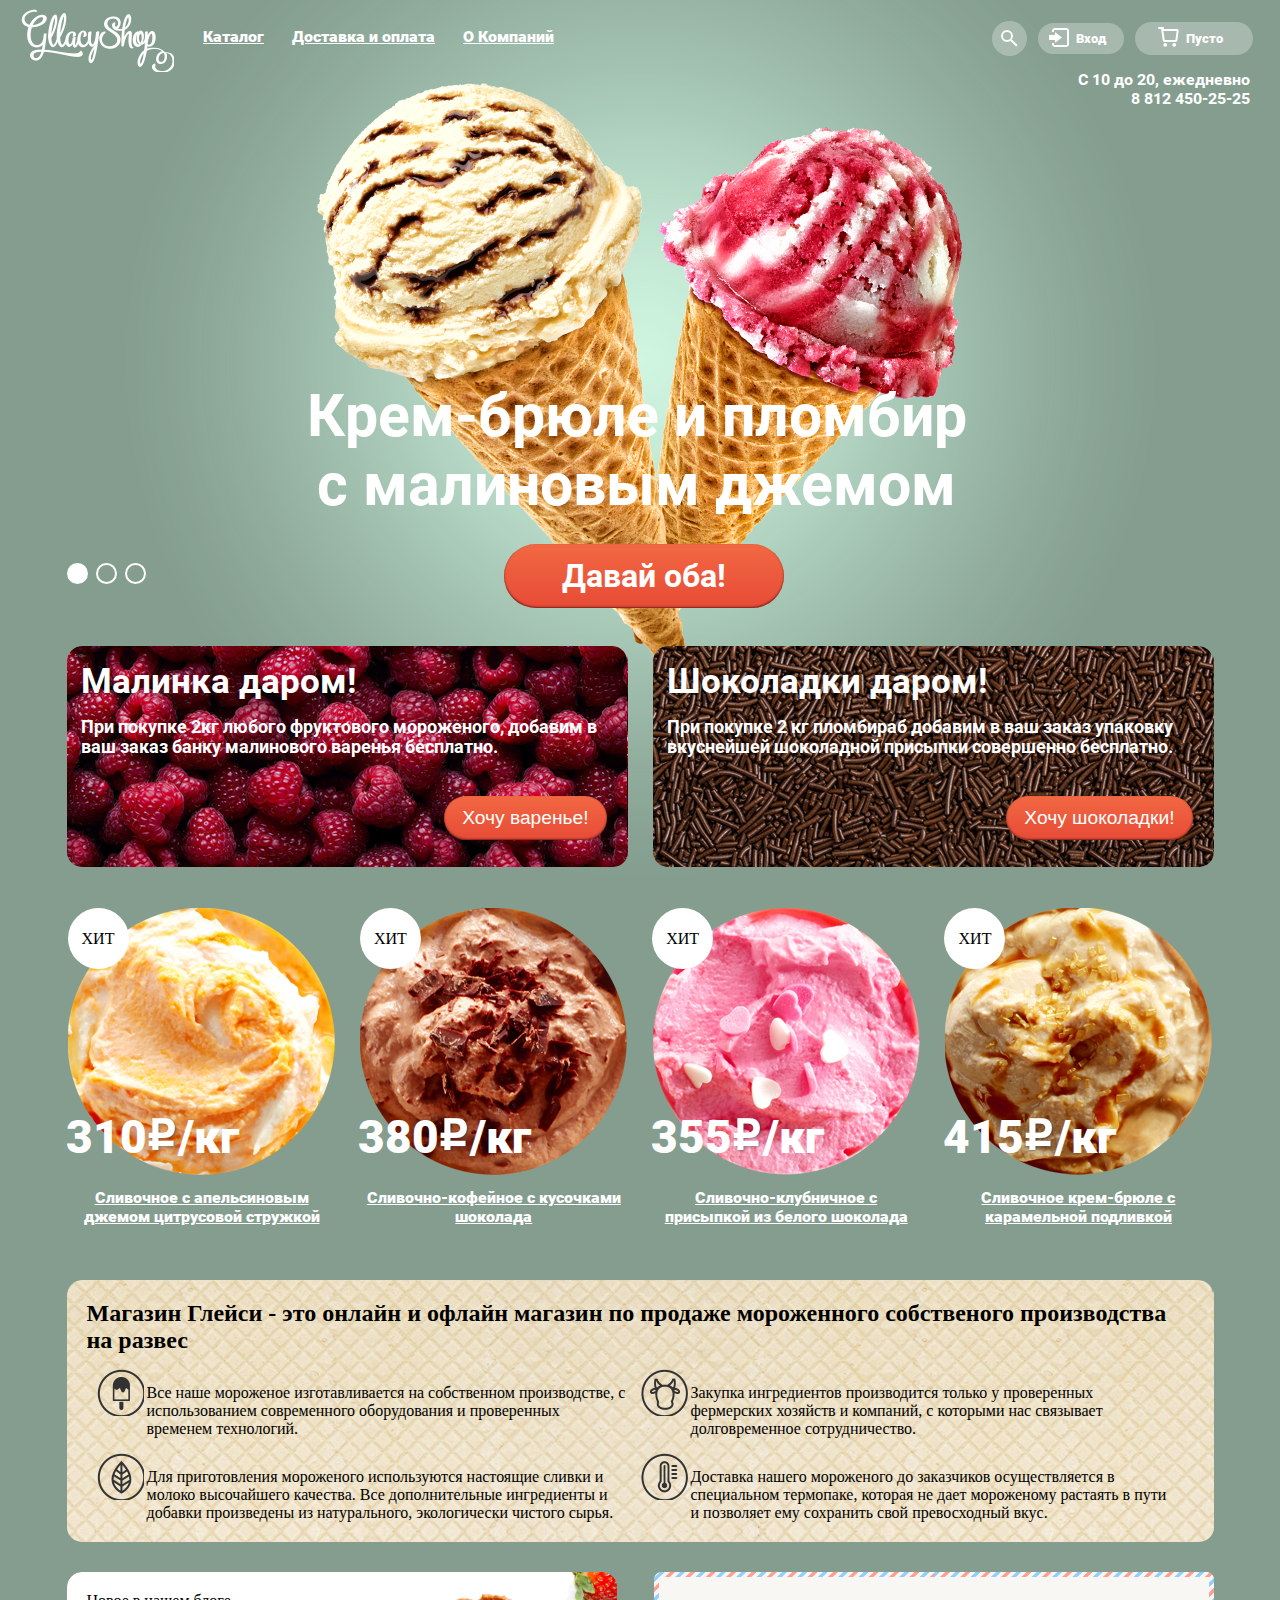
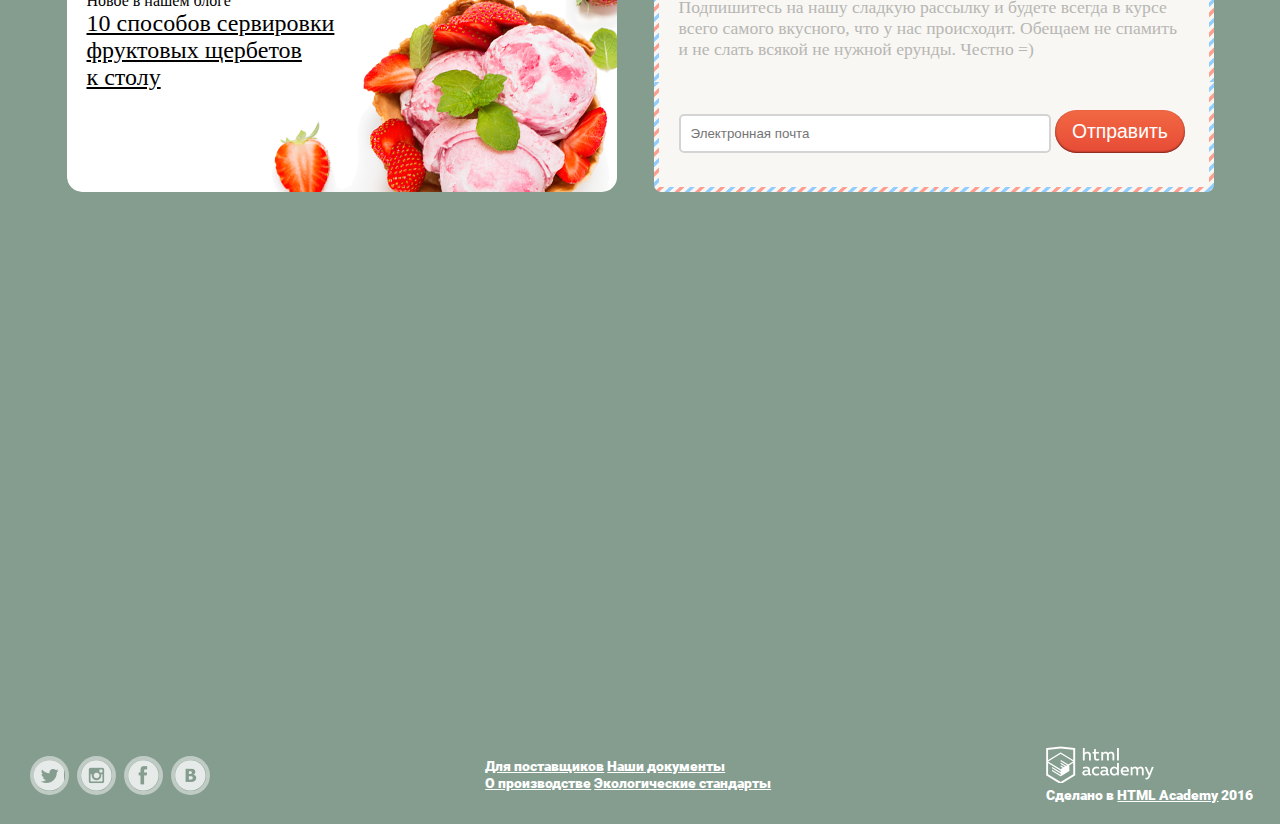
<file: index.html>
<!DOCTYPE html>
<html lang="en">
<head>
  <meta charset="UTF-8">
  <meta name="viewport" content="width=device-width, initial-scale=1.0">
  <meta http-equiv="X-UA-Compatible" content="ie=edge">
  <link rel="stylesheet" href="style/style.css">
  <title>Document</title>
</head>
<body class="body">
  <a><header class="page-header clearfix"></a>
    <img src="img/Logo.png" alt="" class="page-logo">
    <nav class="page-nav clearfix">
      <ul class="page-nav__items clearfix">
       <li class="page-nav__item catalog"><a href="#">Каталог</a>
          <ul class="top__items" id="top__items">
            <li class="item"><a href="">Новинки</a></li>
            <li class="item"><a href="Catalog.html">Сливочное</a></li>
            <li class="item"><a href="">Щербеты</a></li>
            <li class="item"><a href="">Фруктовый лед</a></li>
            <li class="item"><a href="">Мелорин</a></li>
          </ul>
        </li>
        <li class="page-nav__item"><a href="">Доставка и оплата</a></li>
        <li class="page-nav__item"><a href="">О Компаний</a></li>
      </ul>
    </nav>
    <div class="header-block">
      <div class="form-closed"></div>
      <button class="page__search"></button>
      <button class="page__login"><img src="img/Вход.png">Вход</button>
      <button class="page__basket"><img src="img/Корзина.png">Пусто</button>
    </div>
    <div class="header-info">
      <span>С 10 до 20, ежедневно</span><br>
      <span>8 812 450-25-25</span>
    </div>
  </header>
  <section class="page clearfix">
    <section class="slider">
      <input type="radio" name="radio" class="slider__input" id="slider__input--1" value="input1" checked>
      <input type="radio" name="radio" class="slider__input" id="slider__input--2" value="input2">
      <input type="radio" name="radio" class="slider__input" id="slider__input--3" value="input3">
      <div class="input-toggles">
        <label for="slider__input--1" class="input-toggles__item"></label>
        <label for="slider__input--2" class="input-toggles__item"></label>
        <label for="slider__input--3" class="input-toggles__item"></label>
      </div>
      <ul class="slider__items">
        <li class="slider__item">
          <div class="slider-content">
            <img src="img/Мороженко 1.png" class="pic1" alt="">
            <img src="img/Мороженко 2.png" class="pic2" alt="">
            <h1 class="slider-content__title">Крем-брюле и пломбир с малиновым джемом</h1>
            <button class="btn btn__slider" type="button" name="button">Давай оба!</button>
          </div>
        </li>
        <li class="slider__item">
          <div class="slider-content">
            <img src="img/Мороженко 21.png" class="pic1" alt="">
            <img src="img/Мороженко 22.png" class="pic2" alt="">
            <h1 class="slider-content__title"></h1>
            <button class="btn btn__slider" type="button" name="button">Давай оба!</button>
          </div>
        </li>
        <li class="slider__item">
          <div class="slider-content">
            <img src="img/Мороженко 31.png" class="pic1" alt="">
            <img src="img/Мороженко 32.png" class="pic2" alt="">
            <h1 class="slider-content__title"></h1>
            <button class="btn btn__slider" type="button" name="button">Давай оба!</button>
          </div>
        </li>
      </ul>

      <div class="content content--berry">
        <h2 class="content__title">Малинка даром!</h2>
        <p>
          При покупке 2кг любого фруктового мороженого, добавим в ваш заказ банку малинового варенья бесплатно.
        </p>
        <button class="btn btn__content" type="button" name="button">Хочу варенье!</button>
      </div>
      <div class="content content--choсo">
        <h2 class="content__title">Шоколадки даром!</h2>
        <p>
          При покупке 2 кг пломбираб добавим в ваш заказ упаковку вкуснейшей шоколадной присыпки совершенно бесплатно.
        </p>
        <button class="btn btn__content" type="button" name="button">Хочу шоколадки!</button>
      </div>
    </section>
    <section class="hit-cream">
      <div class="cream">
        <div class="hit"><span>ХИТ</span></div>
        <img src="img/1.png" alt="" />
        <p>
          Сливочное с апельсиновым джемом цитрусовой стружкой
        </p>
        <span>310<img src="img/Р.png" alt="">/кг</span>
      </div>
      <div class="cream">
        <div class="hit"><span>ХИТ</span></div>
        <img src="img/2.png" alt="">
        <p>
          Сливочно-кофейное с кусочками шоколада
        </p>
        <span>380<img src="img/Р.png" alt="">/кг</span>
      </div>
      <div class="cream">
        <div class="hit"><span>ХИТ</span></div>
        <img src="img/3.png" alt="" />
        <p>
          Сливочно-клубничное с присыпкой из белого шоколада
        </p>
        <span>355<img src="img/Р.png" alt="">/кг</span>
      </div>
      <div class="cream">
        <div class="hit"><span>ХИТ</span></div>
        <img src="img/4.png" alt="">
        <p>
          Сливочное крем-брюле с карамельной подливкой
        </p>
        <span>415<img src="img/Р.png" alt="">/кг</span>
      </div>
    </section>
    <section class="seo">
      <h2 class="seo__title">Магазин Глейси - это онлайн и офлайн магазин по продаже мороженного собственого производства на развес</h2>
      <div class="seo-info">
        <img class="seo__img" src="img/Мороженко.png" alt="">
        <p>Все наше мороженое изготавливается на собственном производстве, с использованием современного оборудования и проверенных временем технологий.
        </p>
      </div>
      <div class="seo-info">
        <img class="seo__img" src="img/Корова.png" alt="">
        <p>Закупка ингредиентов  производится только у проверенных фермерских хозяйств и компаний, с которыми нас связывает долговременное сотрудничество.
        </p>
      </div><br>
      <div class="seo-info">
        <img class="seo__img" src="img/Листик.png" alt="">
        <p>Для приготовления мороженого используются настоящие сливки и молоко высочайшего качества. Все дополнительные ингредиенты и добавки произведены из натурального, экологически чистого сырья. </p>
      </div>
      <div class="seo-info">
        <img class="seo__img" src="img/Градусник.png" alt="">
        <p>Доставка нашего мороженого до заказчиков осуществляется в специальном термопаке, которая не дает мороженому растаять в пути и позволяет ему сохранить свой превосходный вкус.</p>
      </div>
    </section>
    <section class="news clearfix">
      <div class="blog">
        <span>Новое в нашем блоге</span><br>
        <a href="#">10 способов сервировки<br> фруктовых щербетов<br> к столу</a>
      </div>
      <div class="mail">
        <p>
          Подпишитесь на нашу сладкую рассылку и будете всегда в курсе всего самого вкусного, что у нас происходит. Обещаем не спамить и не слать всякой не нужной ерунды. Честно =)
        </p>
        <form class="mail__form" action="index.html" method="post">
          <input class="text__mail" type="text" placeholder="Электронная почта">
          <input class="btn btn__subm" type="submit" name="name" value="Отправить">
        </form>
      </div>
    </section>

  </section>
  <section class="map">
    <iframe src="https://www.google.com/maps/embed?pb=!1m14!1m8!1m3!1d3992.6350426854647!2d30.3182702!3d59.9766437!3m2!1i1024!2i768!4f13.1!3m3!1m2!1s0x469633e2b1ad2a11%3A0x971185a819704408!2z0YPQuy4g0JDQutCw0LTQtdC80LjQutCwINCf0LDQstC70L7QstCwLCA0LCDQodCw0L3QutGCLdCf0LXRgtC10YDQsdGD0YDQsywg0KDQvtGB0YHQuNGPLCAxOTcwMjI!5e0!3m2!1sru!2sua!4v1460032786100" width="100%" height="500" frameborder="0" style="border:0" allowfullscreen></iframe>
  </section>
  <footer class="page-footer">
    <div class="footer-social">
      <a href="" class="social social--tw"></a>
      <a href="" class="social social--ins"></a>
      <a href="" class="social social--f"></a>
      <a href="" class="social social--vk"></a>
    </div>
    <div class="about">
      <a href="">Для поставщиков</a>
      <a href="">Наши документы</a><br>
      <a href="">О производстве</a>
      <a href="">Экологические стандарты</a>
    </div>
    <div class="inc">
      <img src="img/HTML academy.png" alt="HTML Academy" />
      <p>Сделано в <a href="">HTML Academy</a> 2016</p>
    </div>
  </footer>

  <section class="modal-content">
    <div class="closed"></div>
    <div class="cream-about"></div>
    <button class="btn btn-bascket">Добавить в корзину</button>
  </section>

  <section class="modal-search">
    <form class="form-search" action="">
      <input type="search" name="" placeholder="Поиск по сайту">
    </form>
  </section>

  <section class="login-form">
    <div class="login-closed"></div>
    <form class="login_form" action="/login" method="post" >
      <input class="iconUser" type="text" name="login" placeholder="Электронная почта" required="required"><br>
      <input class="icon-password" type="password" name="password" placeholder="Пароль" required="required">
      <div class="restore">
        <p><a href="#">Забыл пароль?</a></p>
      <p><a href="#">Новая регистрация</a></p>
    </div>
      <button type="submit" class="btn-submit btn">Войти</button>
    </form>
  </section>
  <script src="js/backgroundstyle.js" type="text/javascript"></script>
  <script src="js/main.js"></script>
</body>
</html>
</file>
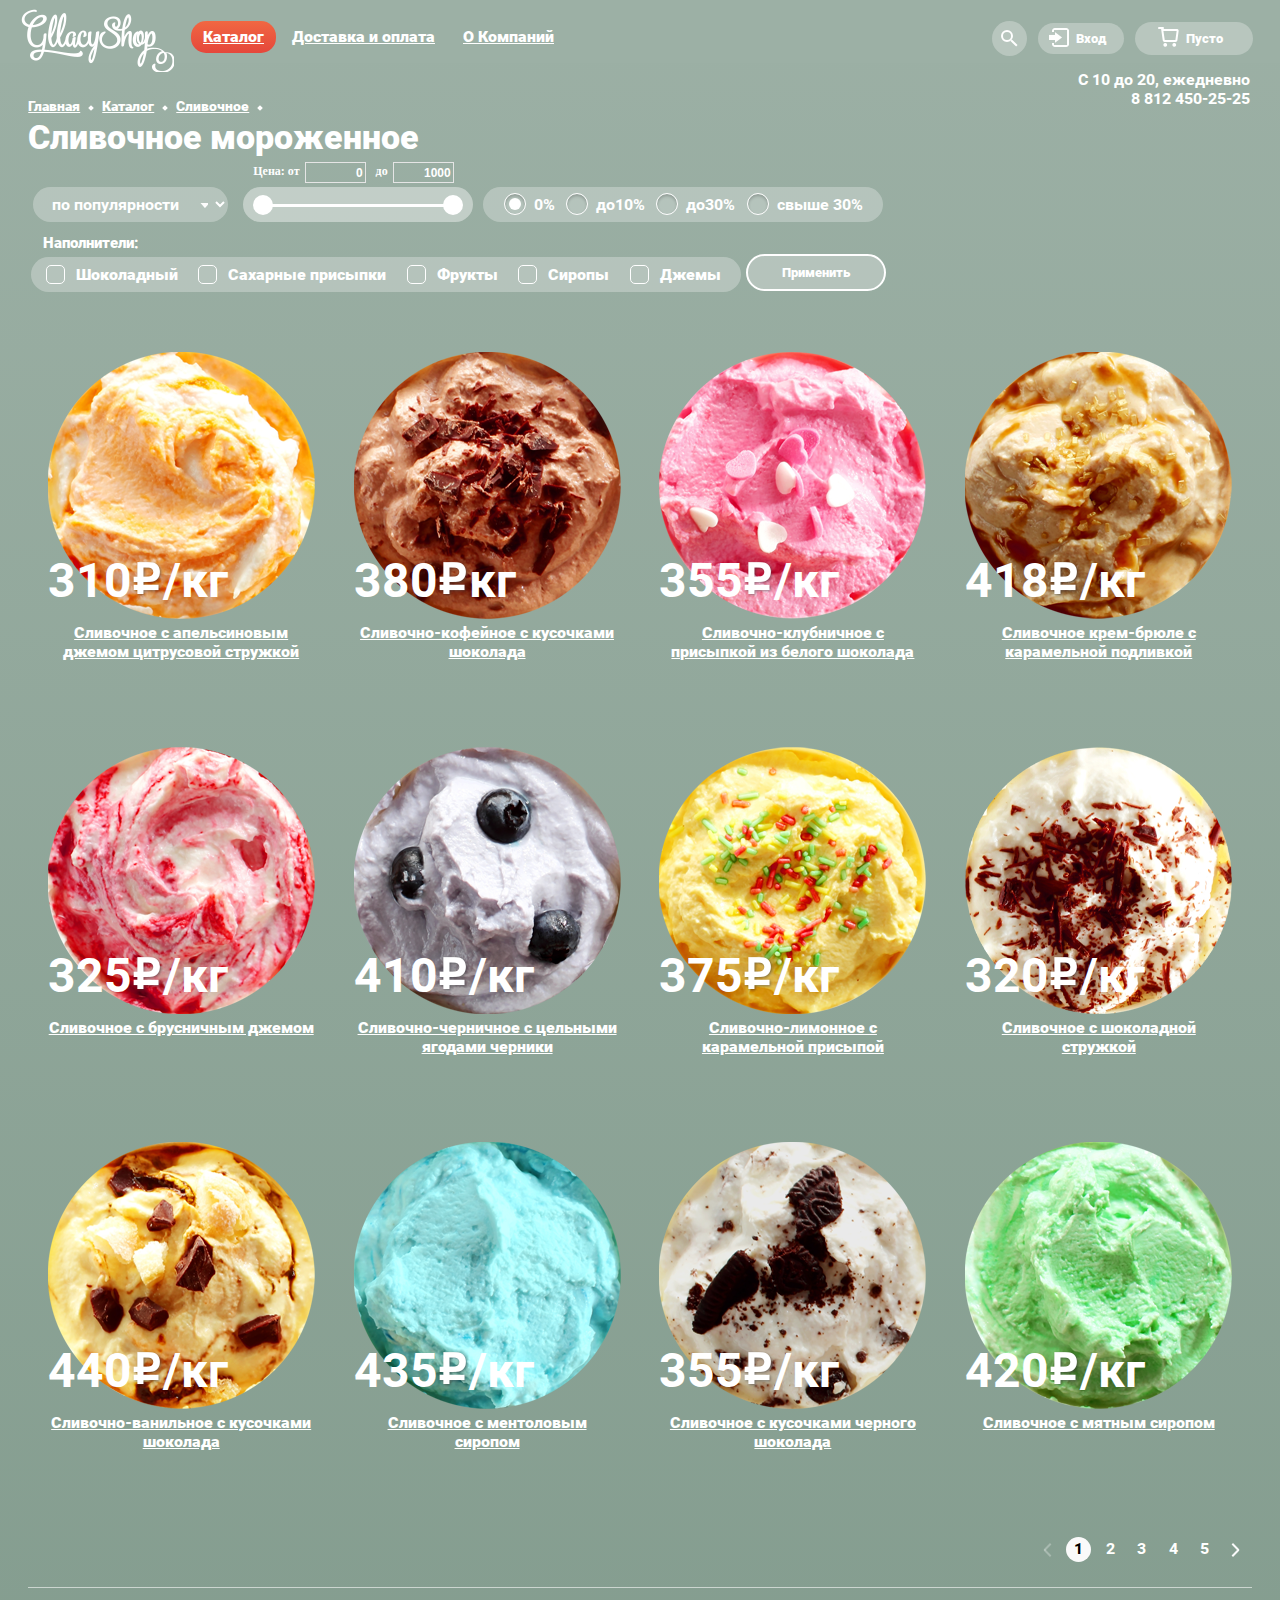
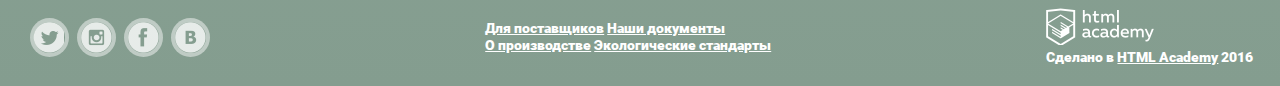
<file: catalog.html>
<!DOCTYPE html>
<html lang="ru">
<head>
  <meta charset="UTF-8">
  <title>Catalog-gllacy</title>
  <link rel="stylesheet" type="text/css" href="style/style.css">
  <script  src="lib/jquery-1.6.1.min.js"></script>
<script  src="lib/jquery.ui-slider.js"></script>
<script type="text/javascript" src="js/jquery.main.js"></script>
</head>
<body class="body--catalog">
  <header class="page-header page-header--catalog clearfix" >
    <a href="index.html"><img src="img/Logo.png" alt="" class="page-logo"></a>
    <nav class="page-nav clearfix">
      <ul class="page-nav__items clearfix">
        <li class="page-nav__item catalog current"><a href="Catalog.html">Каталог</a>
          <ul class="top__items ">
            <li class="item"><a href="">Новинки</a></li>
            <li class="item"><a class="current" href="">Сливочное</a></li>
            <li class="item"><a href="">Щербеты</a></li>
            <li class="item"><a href="">Фруктовый лед</a></li>
            <li class="item"><a href="">Мелорин</a></li>
          </ul>
        </li>
        <li class="page-nav__item"><a href="">Доставка и оплата</a></li>
        <li class="page-nav__item"><a href="">О Компаний</a></li>
      </ul>
    </nav>
    <div class="header-block">
      <div class="form-closed"></div>
      <button class="page__search"></button>
      <button class="page__login"><img src="img/Вход.png">Вход</button>
      <button class="page__basket"><img src="img/Корзина.png">Пусто</button>
    </div>
    <div class="header-info">
      <span>С 10 до 20, ежедневно</span><br>
      <span>8 812 450-25-25</span>
    </div>
  </header>
  <section class="page page--catalog">
    <ul class="nav">
      <li><a href="index.html">Главная</a></li>
      <li><a href="shop.html">Каталог</a></li>
      <li><a href="/shop">Сливочное</a></li>
    </ul>
    <h2 class="page__title">Сливочное мороженное</h2>
    <section class="page-shop">
      <section class="filter">
        <form class="filter-form" action="#" method="post" >
          <div class="select-list">
            <select class="select">
              <option>по популярности</option>
              <option>по цене</option>
              <option></option>
            </select>
          </div>
            <div class="formCost">
            <label for="minCost">Цена: от</label> 
            <input id="minCost" value="0" type="text">
            <label for="maxCost">до</label> 
            <input id="maxCost" value="1000" type="text">
          </div>
          <div class="sliderCont">
            <div id="slider" class="ui-slider ui-slider-horizontal ui-widget ui-widget-content ui-corner-all">
              <a class="ui-slider-handle ui-state-default ui-corner-all" href="#" style="left: 0%;"></a>
              <a class="ui-slider-handle ui-state-default ui-corner-all" href="#" style="left: 100%;"></a>
            </div>
          </div>
        
        <div class="radio-filtr">
          <!-- <h3 class="radio-filtr__title">Жирность</h3> -->
          <input type="radio" name="radio" class="radio-input" id="radio-input-1" value="btn1" checked>
          <label  class="filtr__toggles" for="radio-input-1">0%</label>

          <input type="radio" name="radio" class="radio-input" id="radio-input-2" value="btn2">
          <label class="filtr__toggles" for="radio-input-2">до10%</label>

          <input type="radio" name="radio" class="radio-input" id="radio-input-3" value="btn3">
          <label class="filtr__toggles" for="radio-input-3">до30%</label>

          <input type="radio" name="radio" class="radio-input" id="radio-input-4" value="btn4">
          <label class="filtr__toggles" for="radio-input-4">свыше 30%</label>
        </div>
        <h3 class=" checkbox-list__title">Наполнители:</h3>
        <div class="checkbox-list">
          <label class="checkbox-filtr" >
            <input type="checkbox"></input>
            <span class="checkbox-indicator"></span>
            Шоколадный
          </label>
          <label class="checkbox-filtr" >
            <input type="checkbox"></input>
            <span class="checkbox-indicator"></span>
            Сахарные присыпки
          </label>
          <label class="checkbox-filtr" >
            <input type="checkbox"></input>
            <span class="checkbox-indicator"></span>
            Фрукты
          </label>
          <label class="checkbox-filtr" >
            <input type="checkbox"></input>
            <span class="checkbox-indicator"></span>
            Сиропы
          </label>
          <label class="checkbox-filtr" >
            <input type="checkbox"></input>
            <span class="checkbox-indicator"></span>
            Джемы
          </label>
        </div>
        <button class="btn-filtr">Применить</button>
      </form>
    </section>
  </section>
  <section class="cream-list">
    <article class="cream-item">
      <img src="img/1.png" alt="Мороженное">
      <p>Сливочное с апельсиновым джемом цитрусовой стружкой</p>
      <span class="price">310<img src="img/Р.png" alt="Цена">/кг</span>
      <button class="btn btn-cream">Добавить в корзину</button>
    </article>
    <article class="cream-item">
      <img src="img/2.png" alt="Мороженное">
      <p>Сливочно-кофейное с кусочками шоколада</p>
      <span class="price">380<img src="img/Р.png" alt="Цена">кг</span>
      <button class="btn btn-cream">Добавить в корзину</button>
    </article>
    <article class="cream-item">
      <img src="img/3.png" alt="Мороженное">
      <p>Сливочно-клубничное с присыпкой из белого шоколада</p>
      <span class="price">355<img src="img/Р.png" alt="Цена">/кг</span>
      <button class="btn btn-cream">Добавить в корзину</button>
    </article>
    <article class="cream-item">
      <img src="img/4.png" alt="Мороженное">
      <p>Сливочное крем-брюле с карамельной подливкой</p>
      <span class="price">418<img src="img/Р.png" alt="Цена">/кг</span>
      <button class="btn btn-cream">Добавить в корзину</button>
    </article>
    <article class="cream-item">
      <img src="img/2.1.png" alt="Мороженное">
      <p>Сливочное с брусничным джемом</p>
      <span class="price">325<img src="img/Р.png" alt="Цена">/кг</span>
      <button class="btn btn-cream">Добавить в корзину</button>
    </article>
    <article class="cream-item">
      <img src="img/2.2.png" alt="Мороженное">
      <p>Сливочно-черничное с цельными ягодами черники</p>
      <span class="price">410<img src="img/Р.png" alt="Цена">/кг</span>
      <button class="btn btn-cream">Добавить в корзину</button>
    </article>
    <article class="cream-item">
      <img src="img/2.3.png" alt="Мороженное">
      <p>Сливочно-лимонное с карамельной присыпой</p>
      <span class="price">375<img src="img/Р.png" alt="Цена">/кг</span>
      <button class="btn btn-cream">Добавить в корзину</button>
    </article>
    <article class="cream-item">
      <img src="img/2.4.png" alt="Мороженное">
      <p>Сливочное с шоколадной стружкой</p>
      <span class="price">320<img src="img/Р.png" alt="Цена">/кг</span>
      <button class="btn btn-cream">Добавить в корзину</button>
    </article>
    <article class="cream-item">
      <img src="img/3.1.png" alt="Мороженное">
      <p>Сливочно-ванильное с кусочками шоколада</p>
      <span class="price">440<img src="img/Р.png" alt="Цена">/кг</span>
      <button class="btn btn-cream">Добавить в корзину</button>
    </article>
    <article class="cream-item">
      <img src="img/3.2.png" alt="Мороженное">
      <p>Сливочное с ментоловым сиропом</p>
      <span class="price">435<img src="img/Р.png" alt="Цена">/кг</span>
      <button class="btn btn-cream">Добавить в корзину</button>
    </article>
    <article class="cream-item">
      <img src="img/3.3.png" alt="Мороженное">
      <p>Сливочное с кусочками черного шоколада</p>
      <span class="price">355<img src="img/Р.png" alt="Цена">/кг</span>
      <button class="btn btn-cream">Добавить в корзину</button>
    </article>
    <article class="cream-item">
      <img src="img/3.4.png" alt="Мороженное">
      <p>Сливочное с мятным сиропом</p>
      <span class="price">420<img src="img/Р.png" alt="Цена">/кг</span>
      <button class="btn btn-cream">Добавить в корзину</button>
    </article>
  </section>
  <div class="paginator" >
    <a class="prev"></a>
    <a class="page active" href="#1" id="page1" >1</a>
    <a class="page" href="#2" id="page2">2</a>
    <a class="page" href="#3" id="page3">3</a>
    <a class="page" href="#4" id="page4">4</a>
    <a class="page" href="#5" id="page5">5</a>
    <a href="#" class="next"></a>
  </div>
</section>
<footer class="page-footer">
  <div class="footer-social">
    <a href="" class="social social--tw"></a>
    <a href="" class="social social--ins"></a>
    <a href="" class="social social--f"></a>
    <a href="" class="social social--vk"></a>
  </div>
  <div class="about">
    <a href="">Для поставщиков</a>
    <a href="">Наши документы</a><br>
    <a href="">О производстве</a>
    <a href="">Экологические стандарты</a>
  </div>
  <div class="inc">
    <img src="img/HTML academy.png" alt="HTML Academy" />
    <p>Сделано в <a href="">HTML Academy</a> 2016</p>
  </div>
</footer>
<section class="modal-search">
  <div class="search-closed"></div>
  <form class="form-search" action="">
    <input type="search" name="" placeholder="Поиск по сайту">
  </form>
</section>
<section class="login-form">
  <div class="login-closed"></div>
  <form class="login_form" action="/login" method="post" >
    <input class="iconUser" type="text" name="login" placeholder="Электронная почта" required="required"><br>
    <input class="icon-password" type="password" name="password" placeholder="Пароль" required="required">
    <div class="restore">
      <p><a href="#">Забыл пароль?</a></p>
      <p><a href="#">Новая регистрация</a></p>
    </div>
    <button type="submit" class="btn-submit btn">Войти</button>
  </form>
</section>
<script src="js/main.js"></script>

</body>
</html>
</file>
<file: style/style.css>
@font-face{
  font-family: Roboto Black;
  src:local('Roboto Black'),
  url(../fonts/roboto/Roboto-Black.ttf);
}

@font-face{
  font-family: Roboto Bold;
  src: local('Roboto Bold'),
  url(../fonts/roboto/Roboto-Bold.ttf);
}

*{
  margin:auto;

}

img{
  max-width: 100%;
}

body{
  background: #849d8f;
}

.body--catalog {
 background:linear-gradient(to bottom, #9CB0A5, #849d8f);
}

.page-header{
  width: 100%;
  background: url(../img/Подсветка.png) no-repeat;
  background-position: 50% -0px;
}

.page-header--catalog {
  background: #9CB0A5;
}

.header-info {
  position: absolute;
  top:70px;
  right: 30px;
  font-family: Roboto Bold, sans-serif;
  font-size: 1em;
  text-align: right;
  color: white;
}


.page-logo{
  position: relative;
  top: 9px;
  left: 21px;
  float: left;
  z-index: 5;
}

.page-nav {
  float: left;
  width: 383px;
  margin-top: 16px;
  margin-left: 34px;
  font-family: Roboto Black, sans-serif;

}

.page-nav__items {
  display: flex;
  justify-content: space-between;
  padding: 0px;
  margin-top: 5px;
}

.page-nav__item {
  display: flex;
  margin: 0;
}

.page-nav__items .current {
  background:linear-gradient(to bottom, #F16742, #E5473B);
  border-radius: 15px;
  color: white;
}

.top__items {
 display: none;
}

.top__items--active {
  position: absolute;
  top: 55px;
  left: 135px;
  display: flex;
  flex-direction: column;
  width: 135px;
  padding: 10px 0;
  background: white;
  color: black;
  border-radius: 5px;
  z-index: 10;
  transition: all .5s;
}

.item  {
  display: flex;
  width: 100%;
  color:black;
}

.page-nav__item a {
  width: 100%;
  line-height:32px;
  padding: 0 12px;
  text-align: center;
  color: white;
  border-radius: 15px;
}

.item a {
  text-align: left;
  font-size: 0.9em;
  color:black;
  border-radius: 0;
}

.item a:hover {
  background: #fbded7;
}

.item .current {
  color:white;
  background: #d07058;
  border-radius:0;
}


.clearfix:before,
.clearfix:after {
  content: " ";
  display: table;
}

.clearfix:after {
  clear:both;
}

.header-block {
  float: right;
  margin-top: 21px;
  margin-right: 20px;
}

.page__search,
.page__login,
.page__basket {
  cursor: pointer;
  margin-right: 7px;
  line-height:  31px;
  text-align: center;
  vertical-align: middle;
  font-family: Roboto Black, sans-serif;
  background: rgba(250, 250, 250, 0.3);
  color: white;
  border: none;
}

.page__search:hover,
.page__login:hover,
.page__basket:hover {
  background: rgba(50, 50, 50, 0.3)
}

.page__search:active,
.page__login:active,
.page__basket:active {
  background: rgba(250, 250, 250, 0.3);
  transition: all .2s;

}

.page__login img,
.page__basket img {
  position: relative;
  top: 4px;
  left: -7px;
}

.page__login {
  padding: 0 18px;
  border-radius: 25px;
}

.page__basket {
  width: 118px;
  border-radius: 25px;
}

.page__search {
  position: relative;
  width: 35px;
  height: 35px;
  border-radius: 50%;
}

.page__search::after {
  content: "";
  position: absolute;
  top: 9px;
  left: 9px;
  width: 8px;
  height: 8px;
  border: 2px solid white;
  border-radius:10px;
  transition: all .2s;
}

.page__search::before {
  content: "";
  position: absolute;
  top:21px;
  right: 9px;
  width: 6px;
  border: 1px solid white;
  transform: rotate(45deg);
  transition: all 0.2s;
}

.page{
  width: 1147px;
}

.page--catalog {
  width: 95.583333333333333333333333333333%;
 border-bottom: 1px solid rgba(250, 250, 250, 0.6);
}

.btn {
 cursor: pointer;
 color: white;
 border: none;
 background:linear-gradient(to bottom, #f26843, #e74b36);
 box-shadow:inset 0px -1px 2px 0.1px #72231D;
}

.btn:hover {
  background:linear-gradient(to bottom, #f58669, #ec6f5e);

}

.btn:active {
 background:linear-gradient(to bottom, #c73f2c, #e1613e);
 box-shadow: inset 0px 1px 2px 0.1px #952718;
}

.slider{
  width: 100%;
  overflow: hidden;
  background: url("../img/Подсветка.png") no-repeat;
  background-position: 50% -60px;
}

.slider__items{
  float: left;
  width: 301%;
}

.slider__item{
  display: inline-block;
  width: 1140px;
  text-align: center;
}

.slider-content{
  position: relative;
}

.slider__item .pic1{
  position: relative;
  top:-1px;
  left: -6px;
  z-index: 2;
}

.slider__item .pic2{
  position: relative;
  top: -23px;
  right: 68px;
}

.slider-content__title{
  position: absolute;
  top: 297px;
  left: 180px;
  width: 700px;
  font-family:Roboto Bold, Tahoma, sans-serif ;
  font-size: 3.7em;
  font-weight: 900;
  color: white;
  z-index: 10;
}

.btn__slider{
  position: absolute;
  bottom:64px;
  left:397px;
  width: 280px;
  padding: 13px;
  font-family: Roboto Bold, sans-serif;
  font-size: 2em;
  border-radius: 50px;
  z-index: 10;
}

/*ПЕРЕКЛЮЧАТЕИ СЛАЙДОВ*/
.slider input[type=radio]{
  display: none;
}

.slider .input-toggles{
  display: flex;
  justify-content: space-between;
  position: relative;
  left: -535px;
  bottom: -500px;
  width: 87px;
  z-index: 2;
  /*border: 1px solid red;*/
}

.input-toggles .input-toggles__item{
  cursor: pointer;
  display: inline-block;
  width: 17px;
  height: 17px;
  margin-left: 5px;
  border: 2px solid white;
  border-radius: 50%;
  transition: all .2s;
}

/*ОЖИВЛЕНИЕ СЛАЙДЕРА*/
#slider__input--1:checked ~ .input-toggles .input-toggles__item[for=slider__input--1], #slider__input--2:checked ~ .input-toggles .input-toggles__item[for=slider__input--2], #slider__input--3:checked ~ .input-toggles .input-toggles__item[for=slider__input--3]{
  background:white;
}

#slider__input--1:checked ~ .slider__items {
  transform: translate(0);
}

#slider__input--2:checked ~ .slider__items {
  transform: translate(-1144px);
}

#slider__input--3:checked ~ .slider__items{
  transform: translate(-2288px);
}

.content {
  position: relative;
  top: -26px;
  width: 100%;
  color: white;
  font-family: Roboto Bold, sans-serif;
}

.content__title {
  font-size: 2.2em;
}

.btn__content{
  float: right;
  width: auto;
  margin-top: 39px;
  margin-bottom:13px;
  margin-right:7px ;
  padding: 11px 18px;
  font-size: 1.2em;
  text-align: center;
  vertical-align: middle;
  border-radius: 30px;
}

.content--berry {
  float: left;
  width: 533px;
  padding: 14px;
  margin-left: 0;
  background:url("../img/Малиновый фон.png") ;
  border-radius: 15px;
}

.content--choсo {
  float: right;
  width: 533px;
  padding: 14px;
  background: url("../img/Шоколадный фон.png");
  border-radius: 15px;
}

.content--berry p,
.content--choсo p {
  margin-top: 15px;
  font-size: 1.1em;
}

.hit-cream {
  display: flex;
  justify-content: space-between;
  margin-top: 15px;
  text-align: center;
  color: white;
  /*border: 1px solid red;*/
}

.cream {
  cursor: pointer;
  position: relative;
  margin: 0;
  padding: 0;
  width: 270px;
}

.cream p {
  margin-top: 9px;
  font-family: Roboto Black, sans-serif;
  text-decoration: underline;

}

.cream > span{
  position: relative;
  bottom: 116px;
  left: -49px;
  font-family: Roboto Black, sans-serif;
  font-size: 2.9em;
}

.hit{
  position:absolute;
  top: 0px;
  left: 1px;
  width: 61px;
  height: 61px;
  color: black;
  background: white;
  border-radius: 50%;
}

.hit span{
  line-height: 62px;
  vertical-align: middle;
}

.seo{
  width: auto;
  padding: 20px;
  background: url("../img/Вафля фон.png");
  border-radius: 15px;
}

.seo-info{
  position: relative;
  display: inline-block;
  width: 540px;
  margin-top: 30px;
}

.seo-info p{
  padding-left: 60px;
}

.seo__img{
  position: absolute;
  top: -15px;
  left: 10px;
}

.news{
  width: 100%;
  margin-top: 30px;
}

.blog{
  float: left;
  width: 510px;
  padding: 20px;
  height: 180px;
  background: url("../img/Клубничный фон.png");
  border-radius: 15px;
}

.blog a{
  font-size: 1.5em;
  color: black;
}

.mail{
  float: right;
  width: 510px;
  height: 170px;
  padding: 20px;
  margin-left: 30px;
  font-size: 1.1em;
  color: #B7B6B2;
  background: #f8f7f4;
  border: 5px solid white;
  border-image:url("../img/Почтовый фон.png") 10 round round;
  border-radius: 15px;

}

.mail__form{
  float: left;
  width: 100%;
  margin-top: 50px;
}

.mail__form .text__mail{
  width: 358px;
  padding: 10px 0 10px 10px;
  border:2px solid #D4D4D4;
  border-radius: 5px;
}

.mail__form .btn__subm{
  width: 130px;
  padding: 10px 10px;
  font-size: 1.1em;
  border-radius: 25px;

}

.map {
  margin-top: 30px;
}

.page-footer {
  display: flex;
  justify-content: space-between;
  align-items: center;
  padding: 0 30px;
  width: 95.583333333333333333333333333333%;
  margin: 20px auto;
  font-family: Roboto Black, sans-serif;
  font-weight: lighter;
  font-size: 0.9em;
  color: white;
}

.page-footer a {
  color: white;
}

.footer-social {
  display: flex;
  justify-content: space-between;
  width: 180px;
  margin: 0;
}

.social {
  width: 31px;
  height: 31px;
  margin: 0;
  border: 4px solid rgba(250, 250, 250, 0.5);
  border-radius: 50%;
}

.social--tw {
  background: url("../img/Твитер.png") no-repeat;
  background-position: -1px 0px;
}

.social--ins {
  background: url("../img/Инста.png") no-repeat;
}

.social--f {
  background: url("../img/ФБ.png") no-repeat;
}

.social--vk {
  background: url("../img/ВК.png") no-repeat;
}

.about {
  width: auto;
  margin: 0;

}

.inc {
  margin: 0;
}

.modal-content {
  position: absolute;
  top: 0;
  left: 50%;
  display: none;
  width: 600px;
  height: 400px;
  margin-top: 800px;
  margin-left:-300px;
  background: url('../img/Вафля фон.png');
  background-position: 50% 0%;
  border-radius: 15px;
}

.closed{
  cursor: pointer;
  position: absolute;
  top: 5px;
  right: 5px;
  width: 25px;
  height: 25px;
  background:white;
  border-radius: 50%;
}

.closed::after{
  content: "";
  position: absolute;
  top: 11px;
  left: 5px;
  width: 15px;
  height: 2px;
  background: black;
  transform: rotate(45deg);
}

.closed::before{
  content: "";
  position: absolute;
  top: 11px;
  left: 5px;
  width: 15px;
  height: 2px;
  background: black;
  transform: rotate(-45deg);
}

.btn-bascket{
  position: relative;
  top: 10%;
  left: 50%;
  margin-left: -82.5px;
  padding: 10px 20px;
  border-radius: 20px;
}

.cream-about{
  position: relative;
  top: 25px;
  width: 250px;
  height: 300px;
  border: 1px solid black;
}

.modal-search {
  position: absolute;
  top: 60px;
  right: 260px;
  display: none;
  padding: 15px;
  background: #f8f7f4;
  box-shadow: 0 0 10px black;
  border-radius: 5px;
  z-index: 10;
}


.form-search input {
  width: 325px;
  padding: 5px 15px;
  font-family:Roboto Black, Arial, sans-serif;
  font-size: 1em;
  border: 1px solid grey;
  border-radius: 5px;
}

.modal-search-show {
  display: block;
  animation: bounce 0.2s;
}

.form-closed{
  position: absolute;
  right:259px;
  width: 35px;
  height: 35px;
  display: none;
  border-radius:50%;
  /*border: 1px solid red;*/
  z-index: 2;
}

.form-closed-show {
  display: block;
}

.btn-closed {
  background:-webkit-linear-gradient(#F16742, #E5473B);
  background:-o-linear-gradient(#F16742, #E5473B);
  background:linear-gradient(#F16742, #E5473B);
}


.btn-closed::after {
  content: "";
  position: absolute;
  top: 16px;
  width: 15px;
  height: 0px;
  border: 1px solid white;
  transform: rotate(135deg);
  transition: all .3s;
}

.btn-closed::before {
  content: "";
  position: absolute;
  top:16px;
  width: 15px;
  height: 0px;
  border: 1px solid white;
  transform: rotate(225deg);
  transition: all .3s;
}

@keyframes bounce {
  0%{opacity: 0}
  100%{opacity: 1}
}

.login-form {
  position: absolute;
  top: 60px;
  right: 155px;
  width: 275px;
  display: none;
  padding: 20px 20px;
  font-family: Roboto Bold, sans-serif;
  text-align: left;
  background: white;
  border-radius: 15px;
  box-shadow: 0 0 10px black;
}

.iconUser,
.icon-password {
  width:210px ;
  margin: 0;
  margin-bottom: 15px;
  padding: 10px 20px;
  padding-right: 40px;
  line-height: 15px;
  font-size: 14px;
  font-family: Roboto Bold, Sans-serif;
  text-transform: uppercase;
  color: #000;
  background: #f9f6f3;
  border: 1px solid grey;
  border-radius: 5px;
  outline: none;

}

.login_form .restore {
  float: right;
  
}

.login_form .restore a {
  font-size: 0.9em;
  color: black;
  
}

.login_form .btn-submit {
  width: 120px;
  margin-top: 0px;
  padding: 10px;
  font-family: Roboto Bold, sans-serif;
  font-size: 1em;
  text-align: center;
  color: #fff;
  border-radius: 30px;
  border: none;
  outline: none;
  cursor: pointer;

}

.user-closed {
  position: absolute;
}

.modal-user-show {
  display: block;
}

/*Catalog*/

.nav {
  display: flex;
  justify-content: flex-start;
  padding: 0;
  margin-top:35px;
  margin-bottom:3px; 
  /*border: 1px solid red;*/

}

.nav li{
  display: flex;
  margin:0;
  /*border: 1px solid red;*/

}

.nav li::after {
  content: "";
  position: relative;
  top: 8px;
  width: 4px;
  height: 4px;
  margin: 0 9px; 
  background: white;
  /*border: 1px solid red;*/
  transform: rotate(45deg);
}

.nav li a {
  font-family: Roboto Black, sans-serif;
  font-size:0.9em; 
  color:white;
}

.page__title {
  font-family: Roboto Black, sans-serif;
  font-size: 2.1em;
  color: white;
}

.cream-list {
  display: flex;
  justify-content: space-around;
  flex-wrap: wrap;
  width: auto;
  margin-top:60px;
  /*border:1px solid red;*/
}

.cream-item {
  position: relative;
  width: 267px;
  height: 360px;
  margin: 0;
  margin-bottom: 35px;
  /*border: 1px solid red;*/
}

.cream-item--active {
  background: rgba(50, 50, 50, 0.3);
  border-radius: 5px;
  transition: all .2s;
}

.btn-cream {
  display: none;
}

.cream-item--active > .btn-cream {
  position: absolute;
  bottom: 0;
  display: block;
  width: 100%;
  padding: 10px 0;
  margin-top: 10px;
  font-family: Roboto Black, sans-serif;
  font-size: 1.1em;
  border-radius: 25px;
}

.cream-item p{
  text-align: center;
  text-decoration: underline;
  font-family: Roboto Black, sans-serif;
  color: white;
}

.price{
  position: absolute;
  top: 200px;
  font-family: Roboto Bold, sans-serif;
  font-size: 3em;
  color: white;
}

.paginator {
  margin-right: 0px;
  display: flex;
  justify-content: space-between;
  width: 220px;
  padding-bottom: 25px;
  /*border: 1px solid red;*/
}

.paginator a{
  height: 25px;
  width: 25px;
  text-align: center;
  line-height: 24px;
  font-family: Roboto Bold, sans-serif;
  text-decoration: none;
  color: white;
  border-radius: 50%;
}

.paginator .active {
 background: rgba(250, 250, 250, 1);
 color:black;
}

.paginator .active:hover {
  background: white;
}

.paginator a:hover{
  background: rgba(50, 50, 50, 0.3);
  transition: all .2s;
}

.paginator a:active{
  background: none;
  transition: all .2s;
}

.prev,
.next {
  position: relative;
}

.prev::after {
  content: "";
  position: absolute;
  top: 9px;
  left: 8px;
  width: 7px;
  border: 1px solid rgba(250, 250, 250, 0.3);
  transform: rotate(-45deg);
}

.prev::before {
  content: "";
  position: absolute;
  top: 15px;
  left: 8px;
  width: 7px;
  border: 1px solid rgba(250, 250, 250, 0.3);
  transform: rotate(45deg);
}

.next::after {
  content: "";
  position: absolute;
  top: 9px;
  left: 8px;
  width: 7px;
  border: 1px solid rgba(250, 250, 250, 1);
  transform: rotate(45deg);
}

.next::before {
  content: "";
  position: absolute;
  top: 15px;
  left: 8px;
  width: 7px;
  border: 1px solid rgba(250, 250, 250, 1);
  transform: rotate(-45deg);
}

.filter-form{
  position: relative;
  display: flex;
  justify-content: space-between;
  flex-wrap: wrap;
  width: 860px;
  margin:0;
  margin-top: 30px;
  /*border: 1px solid red;*/
}

.select-list{
  width: 200px;
  background: url('../img/Маркер.png') no-repeat;
  background-position: 167px 16px;
  /*border: 1px solid red;*/

}

.select {
  width: 195px;
  height: 35px;
  padding: 0 15px;
  font-family: Roboto Bold, sans-serif;
  font-size: 1em;
  color: white;
  background: rgba(250, 250, 250, 0.3);
  border: none;
  border-radius: 20px;
  -moz-appearance:none;
}

/*Филтр по цене */

.formCost {
  position: absolute;
  top: -25px;
  left: 225px;
  margin-bottom: 10px;

}

.formCost label {
  float: left;
  font-size: 12px;
  color: white;
  font-weight: bold;
  margin-right: 5px;
  position: relative;
  top: 2px;
}

.formCost input {
  float: left;
  text-align: right;
  color: white;
  font-size: 12px;
  font-weight: bold;
  width: 55px;
  height: 17px;
  background: none;
  border: 1px solid #E5E5E5;
  margin-right: 10px;
}

.sliderCont {
  width: 230px;
  height: 35px;
  background: rgba(255, 255, 255, 0.4);
  border-radius: 20px;
}


/*Ширина слайдера */
#slider {
  width: 190px;
  
}

 /*Контейнер слайдера */
.ui-slider {
  position: relative;
  top: 17px;
  left: -4px;


}

 /*Ползунок */
.ui-slider .ui-slider-handle {
  position: absolute;
  z-index: 2;
  width: 20px;    /*Задаем нужную ширину */
  height: 20px;   /*и высоту */
  background: white;   /*картинка изображающая ползунок. Или можно залить цветом, задать бордюр и скругления*/ 
  cursor: pointer;
  border-radius: 50%;
}

.ui-slider .ui-slider-range {
  position: absolute;
  z-index: 1;
  display: block;
  border: 0;
  overflow: hidden;
}

/*горизонтальный слайдер (сама полоса по которой бегает ползунок) 
*/
.ui-slider-horizontal {
  height: 3px;  /*задаем высоту согласно дизайна */
}

/* позиционируем ползунки */
.ui-slider-horizontal .ui-slider-handle {
  top: -9px;
  margin-left: -6px;
}

.ui-slider-horizontal .ui-slider-range {
  top: 0;
  height: 100%;
}

.ui-slider-horizontal .ui-slider-range-min {
  left: 0;
}

.ui-slider-horizontal .ui-slider-range-max {
  right: 0;
}

/* оформление полосы по которой ходит ползунок */
.ui-widget-content {
  background: rgba(255, 255, 255, 0.5);
}

/* оформление активного участка (между двумя ползунками) */
.ui-widget-header {
  border: 1px solid #D4D4D4;
  background: white;
}

/* скругление для полосы слайдера */
.ui-corner-all {
  -moz-border-radius: 4px;
  -webkit-border-radius: 4px;
  border-radius: 4px;
}

.radio-filtr{
  display: flex;
  width: 370px;
  line-height: 35px;
  padding: 0 15px;
  background: rgba(250, 250, 250, 0.3);
  border-radius: 30px;
}


.radio-input + .filtr__toggles{
  cursor: pointer;
}

.radio-input:not(checked){
  position: absolute;
  opacity: 0;
}

.radio-input:not(checked) + .filtr__toggles{
  position: relative;
  padding: 0 0 0 30px;
}

.radio-input:not(checked) + .filtr__toggles:before{
  content: '';
  position: absolute;
  top: 6px;
  left: 0px;
  width: 20px;
  height: 20px;
  border-radius: 50%;
  border:1px solid white;
  box-shadow: inset 0 2px 3px rgba(0,0,0,.2);
}

.radio-input:not(checked) + .filtr__toggles:after{
  content: '';
  position: absolute;
  top: 11px;
  left: 5px;
  width: 12px;
  height: 12px;
  border-radius: 50%;
  transition: all .2s;
}

.radio-input:checked + .filtr__toggles:after {
  background: white;
}

.filtr__toggles{
  font-family: Roboto Bold, sans-serif;
  color: white;
}


.checkbox-list__title {
  width: 100%;
  margin-top: 12px;
  padding-left: 15px;
  font-family: Roboto Black, sans-serif;
  font-size: 0.95em;
  color: white;
}

.checkbox-list{
  display: flex;
  justify-content: space-between;
  width: 645px;
  line-height: 35px;
  margin-top: 5px;
  padding-left:45px;
  padding-right:20px; 
  font-family: Roboto Black, sans-serif;
  color: white;
  background: rgba(250, 250, 250, 0.3);
  border-radius: 20px;
}

.checkbox-filtr {
  cursor: pointer;
  position: relative;
  margin:0; 
}

.checkbox-filtr input[type = "checkbox"]{
  display: none;
}

.checkbox-filtr input[type = "checkbox"]+ .checkbox-indicator{
  position: absolute;
  top: 8px;
  left: -30px;
  width: 17px;
  height: 17px;
  border: 1px solid white;
  border-radius: 5px;
}

.checkbox-filtr input[type = "checkbox"]:checked 
+ .checkbox-indicator::before,
.checkbox-filtr input[type = "checkbox"]:checked 
+ .checkbox-indicator::after{
  position: absolute;
  content: "";
  border: 1px solid white;
}

.checkbox-filtr input[type = "checkbox"]:checked 
+ .checkbox-indicator::before{
  top: 8px;
  left: 6px;
  width: 7px;
  transform: rotate(-45deg);
}

.checkbox-filtr input[type = "checkbox"]:checked 
+ .checkbox-indicator::after{
  top:9px;
  left:2px;
  width: 5px;
  transform:  rotate(55deg);
}

.filtr label{
  display: block;
  color: #808080;
  opacity: 0.7;
}

.filtr label:hover{
  transition: all .2s;
  opacity: 1;
}

.btn-filtr{
  width: 140px;
  line-height: 31px;
  border: 2px solid white;
  border-radius: 20px;
  font-family: Roboto Black, sans-serif;
  color: white;
  background: rgba(250, 250, 250, 0.3);
}
</file>
